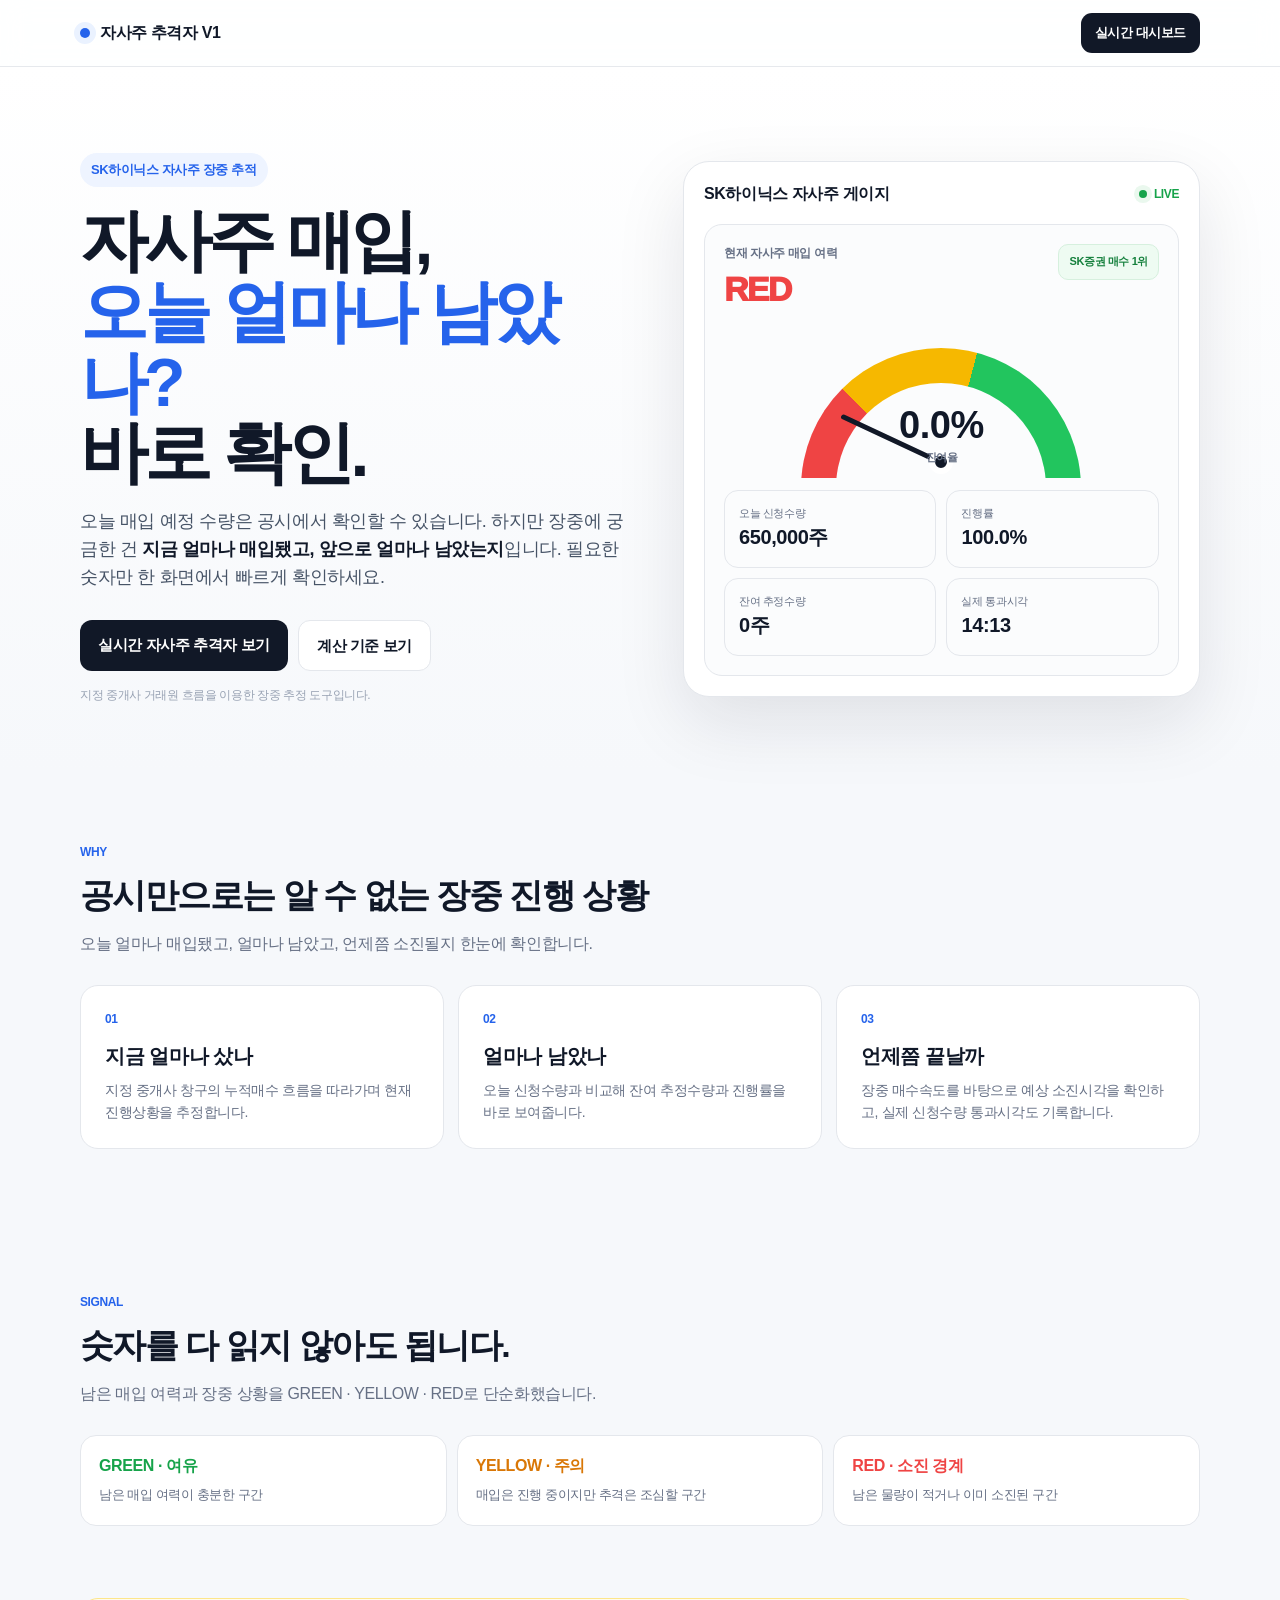
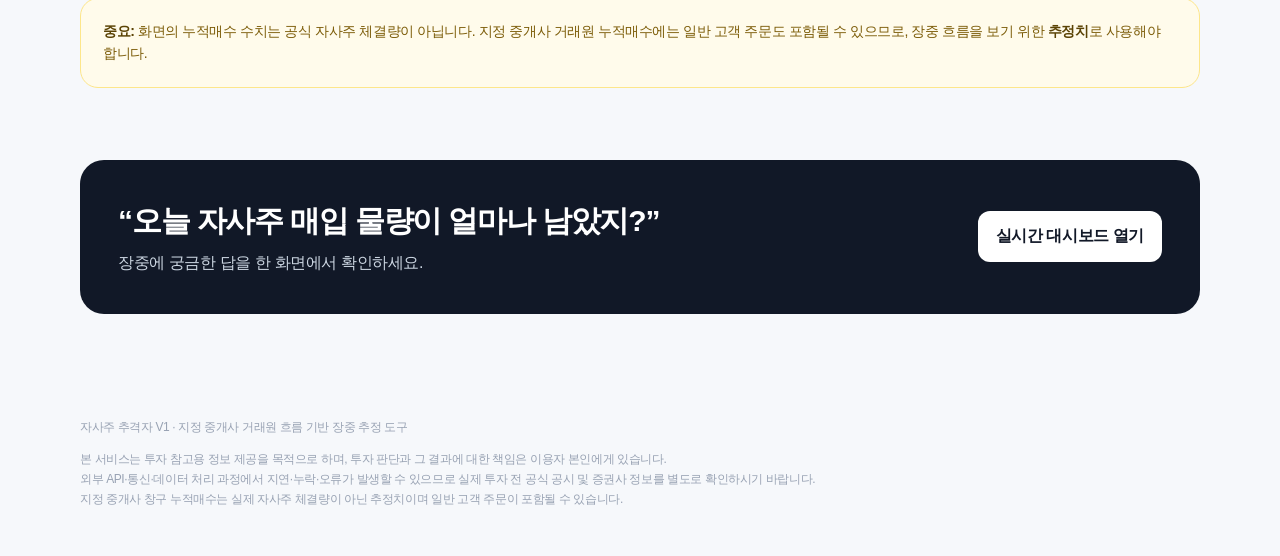
<file: hynix-buyback-landing/index.html>
<!doctype html>
<html lang="ko">
<head>
<meta charset="utf-8">
<meta name="viewport" content="width=device-width,initial-scale=1">
<title>자사주 추격자 V1 | SK하이닉스 자사주 장중 추적</title>
<meta name="description" content="SK하이닉스 자사주 매입이 오늘 얼마나 진행됐고 얼마나 남았는지 장중에 한눈에 확인하는 자사주 추격자 V1.">
<style>
:root{--bg:#f6f8fb;--card:#fff;--text:#101828;--muted:#667085;--line:#e4e7ec;--blue:#2563eb;--green:#16a34a;--yellow:#d97706;--red:#ef4444;--dark:#111827}
*{box-sizing:border-box}html{scroll-behavior:smooth}body{margin:0;background:var(--bg);color:var(--text);font-family:-apple-system,BlinkMacSystemFont,"Segoe UI","Pretendard","Noto Sans KR",Arial,sans-serif;letter-spacing:-.025em;line-height:1.55}a{text-decoration:none;color:inherit}.wrap{width:min(1120px,calc(100% - 36px));margin:auto}
header{position:sticky;top:0;z-index:10;background:rgba(255,255,255,.9);backdrop-filter:blur(14px);border-bottom:1px solid rgba(228,231,236,.9)}.nav{height:66px;display:flex;align-items:center;justify-content:space-between}.brand{display:flex;align-items:center;gap:10px;font-weight:900}.dot{width:10px;height:10px;border-radius:50%;background:var(--blue);box-shadow:0 0 0 6px #eaf2ff}.nav-cta{padding:10px 14px;border-radius:11px;background:var(--dark);color:#fff;font-weight:800;font-size:13px}
.hero{padding:86px 0 66px;background:linear-gradient(180deg,#fff 0%,#f6f8fb 100%)}.hero-grid{display:grid;grid-template-columns:1.03fr .97fr;gap:54px;align-items:center}.eyebrow{display:inline-flex;align-items:center;gap:8px;padding:7px 11px;border-radius:999px;background:#eef4ff;color:var(--blue);font-size:13px;font-weight:900;margin-bottom:18px}.hero h1{font-size:clamp(42px,6vw,68px);line-height:1.04;letter-spacing:-.06em;margin:0 0 20px}.hero h1 em{font-style:normal;color:var(--blue)}.hero p{font-size:18px;color:#475467;margin:0;max-width:650px}.hero p strong{color:var(--text)}.cta-row{display:flex;gap:10px;flex-wrap:wrap;margin-top:28px}.primary,.secondary{padding:13px 18px;border-radius:12px;font-weight:900;font-size:15px}.primary{background:var(--dark);color:#fff}.secondary{background:#fff;border:1px solid var(--line)}.micro{margin-top:15px;color:#98a2b3;font-size:12px}
.preview{background:#fff;border:1px solid var(--line);border-radius:26px;padding:20px;box-shadow:0 26px 70px rgba(16,24,40,.10)}.preview-top{display:flex;align-items:center;justify-content:space-between;margin-bottom:18px}.preview-title{font-weight:900}.live{display:flex;align-items:center;gap:7px;color:var(--green);font-size:12px;font-weight:900}.live i{width:8px;height:8px;border-radius:50%;background:var(--green);box-shadow:0 0 0 5px #eaf8ee}.signal-card{border:1px solid var(--line);border-radius:18px;padding:19px;background:#fbfcfd}.signal-row{display:flex;justify-content:space-between;align-items:flex-start;gap:15px}.signal-label{font-size:12px;color:var(--muted);font-weight:800}.signal{font-size:34px;font-weight:950;color:var(--red);letter-spacing:-.05em}.rank{padding:8px 10px;border-radius:10px;background:#eefbf2;color:#15803d;border:1px solid #d6f0de;font-size:11px;font-weight:900}.gauge{height:150px;position:relative;margin:12px auto 4px;width:min(310px,100%);overflow:hidden}.arc{position:absolute;width:280px;height:280px;left:50%;transform:translateX(-50%);top:20px;border-radius:50%;background:conic-gradient(from 270deg,var(--red) 0 45deg,#f6b800 45deg 105deg,#22c55e 105deg 180deg,#eef1f5 180deg 360deg)}.cut{position:absolute;width:210px;height:210px;left:50%;transform:translateX(-50%);top:55px;border-radius:50%;background:#fbfcfd}.needle{position:absolute;width:110px;height:5px;background:#111827;left:50%;top:132px;transform-origin:0 50%;transform:rotate(205deg);border-radius:999px}.hub{position:absolute;width:24px;height:24px;border-radius:50%;background:#111827;left:50%;top:122px;transform:translateX(-50%);border:6px solid #fff}.gauge-value{position:absolute;left:0;right:0;top:78px;text-align:center}.gauge-value b{font-size:38px;display:block;line-height:1}.gauge-value span{font-size:11px;color:var(--muted);font-weight:800}.mini-stats{display:grid;grid-template-columns:1fr 1fr;gap:10px;margin-top:12px}.mini{padding:14px;border:1px solid var(--line);border-radius:14px}.mini span{display:block;font-size:11px;color:var(--muted)}.mini b{font-size:20px}
section{padding:72px 0}.section-head{max-width:720px;margin-bottom:28px}.section-head .k{color:var(--blue);font-size:12px;font-weight:900;margin-bottom:8px}.section-head h2{margin:0 0 10px;font-size:34px;letter-spacing:-.045em}.section-head p{margin:0;color:var(--muted)}.cards{display:grid;grid-template-columns:repeat(3,1fr);gap:14px}.card{background:#fff;border:1px solid var(--line);border-radius:18px;padding:24px}.num{font-size:12px;color:var(--blue);font-weight:900;margin-bottom:13px}.card h3{margin:0 0 8px;font-size:20px}.card p{margin:0;color:var(--muted);font-size:14px}
.legend{display:flex;gap:10px;flex-wrap:wrap}.legend-item{flex:1;min-width:200px;padding:18px;border-radius:16px;background:#fff;border:1px solid var(--line)}.legend-item b{display:block;margin-bottom:4px}.legend-item span{color:var(--muted);font-size:13px}.legend-item.green b{color:var(--green)}.legend-item.yellow b{color:var(--yellow)}.legend-item.red b{color:var(--red)}
.caution{padding:22px;border-radius:18px;border:1px solid #fde68a;background:#fffbeb;color:#7c5c08;font-size:14px}.caution strong{color:#5b4305}.cta-block{background:var(--dark);border-radius:24px;padding:38px;color:#fff;display:flex;align-items:center;justify-content:space-between;gap:24px}.cta-block h2{margin:0 0 7px;font-size:30px;letter-spacing:-.04em}.cta-block p{margin:0;color:#cbd5e1}.cta-block a{background:#fff;color:#111827;padding:13px 18px;border-radius:12px;font-weight:900;white-space:nowrap}footer{padding:32px 0 46px;color:#98a2b3;font-size:12px}
@media(max-width:840px){.hero{padding:60px 0 44px}.hero-grid{grid-template-columns:1fr;gap:32px}.cards{grid-template-columns:1fr}.hero h1{font-size:46px}.hero p{font-size:16px}.cta-block{flex-direction:column;align-items:flex-start}.nav-cta{display:none}.section-head h2{font-size:30px}}@media(max-width:520px){.wrap{width:min(100% - 24px,1120px)}.hero h1{font-size:40px}.preview{padding:14px}.mini b{font-size:18px}.cta-row a{width:100%;text-align:center}}
.visitor-strip{height:32px;display:flex;align-items:center;justify-content:center;gap:5px;background:#fff;border-bottom:1px solid var(--line);font-size:12px;color:#667085}.visitor-strip b{color:#2563eb;font-weight:900}.visitor-strip .sep{color:#c0c7d1;margin:0 2px}@media(max-width:520px){.visitor-strip{font-size:11px;height:30px}}
</style>
</head>
<body>
<header><div class="wrap nav"><div class="brand"><span class="dot"></span>자사주 추격자 V1</div><a class="nav-cta" href="https://hynix-buyback-tracker-kim-f481.vercel.app" target="_blank" rel="noopener">실시간 대시보드</a></div></header><div class="visitor-strip" id="visitorStrip">오늘 <b id="visitorToday">-</b>명 <span class="sep">/</span> 전체 <b id="visitorTotal">-</b>명</div>
<main>
<section class="hero"><div class="wrap hero-grid"><div><div class="eyebrow">SK하이닉스 자사주 장중 추적</div><h1>자사주 매입,<br><em>오늘 얼마나 남았나?</em><br>바로 확인.</h1><p>오늘 매입 예정 수량은 공시에서 확인할 수 있습니다. 하지만 장중에 궁금한 건 <strong>지금 얼마나 매입됐고, 앞으로 얼마나 남았는지</strong>입니다. 필요한 숫자만 한 화면에서 빠르게 확인하세요.</p><div class="cta-row"><a class="primary" href="https://hynix-buyback-tracker-kim-f481.vercel.app" target="_blank" rel="noopener">실시간 자사주 추격자 보기</a><a class="secondary" href="#how">계산 기준 보기</a></div><div class="micro">지정 중개사 거래원 흐름을 이용한 장중 추정 도구입니다.</div></div><div class="preview"><div class="preview-top"><div class="preview-title">SK하이닉스 자사주 게이지</div><div class="live"><i></i>LIVE</div></div><div class="signal-card"><div class="signal-row"><div><div class="signal-label">현재 자사주 매입 여력</div><div class="signal">RED</div></div><div class="rank">SK증권 매수 1위</div></div><div class="gauge"><div class="arc"></div><div class="cut"></div><div class="needle"></div><div class="hub"></div><div class="gauge-value"><b>0.0%</b><span>잔여율</span></div></div><div class="mini-stats"><div class="mini"><span>오늘 신청수량</span><b>650,000주</b></div><div class="mini"><span>진행률</span><b>100.0%</b></div><div class="mini"><span>잔여 추정수량</span><b>0주</b></div><div class="mini"><span>실제 통과시각</span><b>14:13</b></div></div></div></div></div></section>
<section id="how"><div class="wrap"><div class="section-head"><div class="k">WHY</div><h2>공시만으로는 알 수 없는 장중 진행 상황</h2><p>오늘 얼마나 매입됐고, 얼마나 남았고, 언제쯤 소진될지 한눈에 확인합니다.</p></div><div class="cards"><div class="card"><div class="num">01</div><h3>지금 얼마나 샀나</h3><p>지정 중개사 창구의 누적매수 흐름을 따라가며 현재 진행상황을 추정합니다.</p></div><div class="card"><div class="num">02</div><h3>얼마나 남았나</h3><p>오늘 신청수량과 비교해 잔여 추정수량과 진행률을 바로 보여줍니다.</p></div><div class="card"><div class="num">03</div><h3>언제쯤 끝날까</h3><p>장중 매수속도를 바탕으로 예상 소진시각을 확인하고, 실제 신청수량 통과시각도 기록합니다.</p></div></div></div></section>
<section><div class="wrap"><div class="section-head"><div class="k">SIGNAL</div><h2>숫자를 다 읽지 않아도 됩니다.</h2><p>남은 매입 여력과 장중 상황을 GREEN · YELLOW · RED로 단순화했습니다.</p></div><div class="legend"><div class="legend-item green"><b>GREEN · 여유</b><span>남은 매입 여력이 충분한 구간</span></div><div class="legend-item yellow"><b>YELLOW · 주의</b><span>매입은 진행 중이지만 추격은 조심할 구간</span></div><div class="legend-item red"><b>RED · 소진 경계</b><span>남은 물량이 적거나 이미 소진된 구간</span></div></div></div></section>
<section style="padding-top:0"><div class="wrap"><div class="caution"><strong>중요:</strong> 화면의 누적매수 수치는 공식 자사주 체결량이 아닙니다. 지정 중개사 거래원 누적매수에는 일반 고객 주문도 포함될 수 있으므로, 장중 흐름을 보기 위한 <strong>추정치</strong>로 사용해야 합니다.</div></div></section>
<section style="padding-top:0"><div class="wrap"><div class="cta-block"><div><h2>“오늘 자사주 매입 물량이 얼마나 남았지?”</h2><p>장중에 궁금한 답을 한 화면에서 확인하세요.</p></div><a href="https://hynix-buyback-tracker-kim-f481.vercel.app" target="_blank" rel="noopener">실시간 대시보드 열기</a></div></div></section>
</main>
<footer><div class="wrap"><div>자사주 추격자 V1 · 지정 중개사 거래원 흐름 기반 장중 추정 도구</div><div style="margin-top:12px;line-height:1.7">본 서비스는 투자 참고용 정보 제공을 목적으로 하며, 투자 판단과 그 결과에 대한 책임은 이용자 본인에게 있습니다.<br>외부 API·통신·데이터 처리 과정에서 지연·누락·오류가 발생할 수 있으므로 실제 투자 전 공식 공시 및 증권사 정보를 별도로 확인하시기 바랍니다.<br>지정 중개사 창구 누적매수는 실제 자사주 체결량이 아닌 추정치이며 일반 고객 주문이 포함될 수 있습니다.</div></div></footer>
<script>
(()=>{
  const COUNTER_URL='https://lmhdazjcapigdmppqynq.supabase.co/functions/v1/hynix-visitor-counter';
  const KEY='hynix_visitor_id_v1';
  const valid=v=>/^[A-Za-z0-9._:-]{16,128}$/.test(v||'');
  let vid='';
  try{
    const q=new URLSearchParams(location.search).get('vcid');
    if(valid(q)){vid=q;localStorage.setItem(KEY,vid);const u=new URL(location.href);u.searchParams.delete('vcid');history.replaceState(null,'',u.pathname+u.search+u.hash);}
    if(!vid){vid=localStorage.getItem(KEY)||'';}
    if(!valid(vid)){vid=(crypto.randomUUID?crypto.randomUUID():('v-'+Date.now()+'-'+Math.random().toString(36).slice(2)));localStorage.setItem(KEY,vid);}
  }catch(e){vid='v-'+Date.now()+'-'+Math.random().toString(36).slice(2);}

  document.querySelectorAll('a[href*="hynix-buyback-tracker-kim-f481.vercel.app"]').forEach(a=>{
    try{const u=new URL(a.href);u.searchParams.set('vcid',vid);a.href=u.toString();}catch(e){}
  });

  fetch(COUNTER_URL,{method:'POST',headers:{'Content-Type':'application/json'},body:JSON.stringify({visitor_id:vid}),cache:'no-store'})
    .then(r=>r.ok?r.json():Promise.reject(new Error('counter_http_'+r.status)))
    .then(d=>{if(!d||!d.ok)throw new Error('counter_bad_payload');document.getElementById('visitorToday').textContent=Number(d.today||0).toLocaleString('ko-KR');document.getElementById('visitorTotal').textContent=Number(d.total||0).toLocaleString('ko-KR');})
    .catch(()=>{const el=document.getElementById('visitorStrip');if(el)el.style.display='none';});
})();
</script>
</body></html>
</file>
